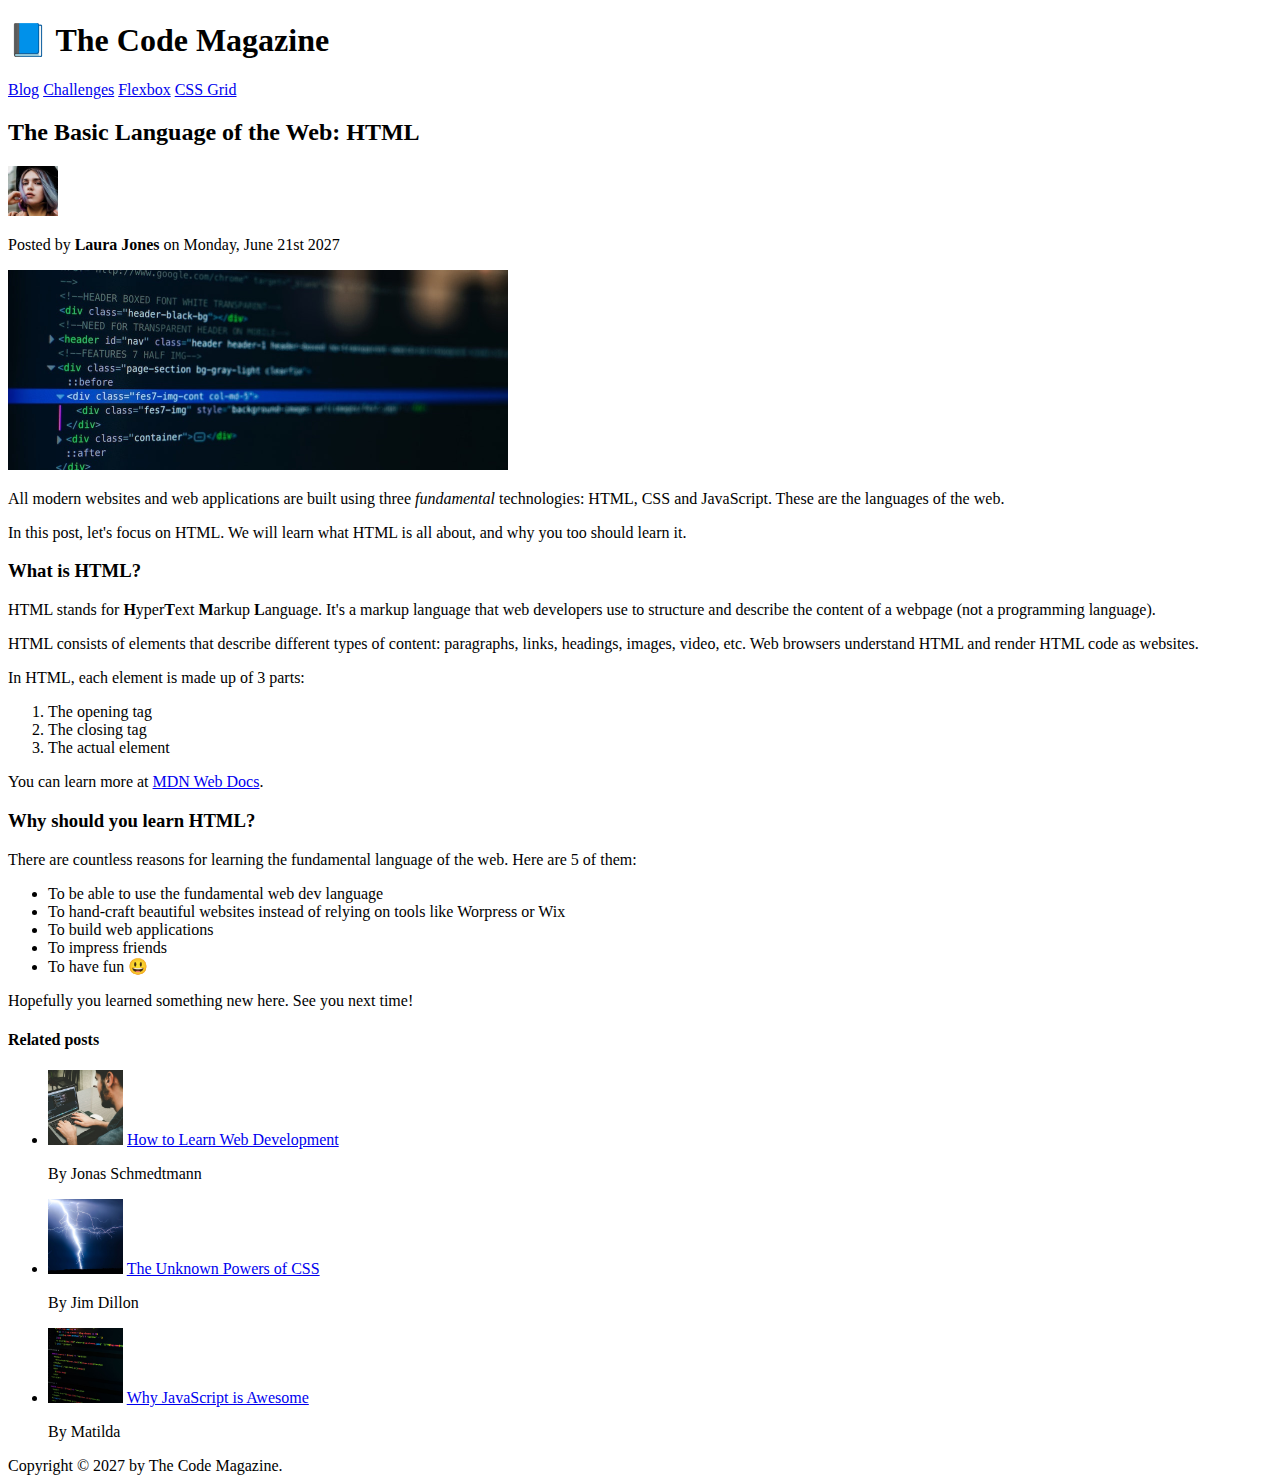
<file: starter/03-CSS-Fundamentals/index.html>
<!DOCTYPE html>
<html lang="en">
  <head>
    <meta charset="UTF-8" />
    <title>The Basic Language of the Web: HTML</title>
  </head>

  <body>
    <!--
    <h1>The Basic Language of the Web: HTML</h1>
    <h2>The Basic Language of the Web: HTML</h2>
    <h3>The Basic Language of the Web: HTML</h3>
    <h4>The Basic Language of the Web: HTML</h4>
    <h5>The Basic Language of the Web: HTML</h5>
    <h6>The Basic Language of the Web: HTML</h6>
    -->

    <header>
      <h1>📘 The Code Magazine</h1>

      <nav>
        <a href="blog.html">Blog</a>
        <a href="#">Challenges</a>
        <a href="#">Flexbox</a>
        <a href="#">CSS Grid</a>
      </nav>
    </header>

    <article>
      <header>
        <h2>The Basic Language of the Web: HTML</h2>

        <img
          src="img/laura-jones.jpg"
          alt="Headshot of Laura Jones"
          height="50"
          width="50"
        />

        <p>Posted by <strong>Laura Jones</strong> on Monday, June 21st 2027</p>

        <img
          src="img/post-img.jpg"
          alt="HTML code on a screen"
          width="500"
          height="200"
        />
      </header>

      <p>
        All modern websites and web applications are built using three
        <em>fundamental</em>
        technologies: HTML, CSS and JavaScript. These are the languages of the
        web.
      </p>

      <p>
        In this post, let's focus on HTML. We will learn what HTML is all about,
        and why you too should learn it.
      </p>

      <h3>What is HTML?</h3>
      <p>
        HTML stands for <strong>H</strong>yper<strong>T</strong>ext
        <strong>M</strong>arkup <strong>L</strong>anguage. It's a markup
        language that web developers use to structure and describe the content
        of a webpage (not a programming language).
      </p>
      <p>
        HTML consists of elements that describe different types of content:
        paragraphs, links, headings, images, video, etc. Web browsers understand
        HTML and render HTML code as websites.
      </p>
      <p>In HTML, each element is made up of 3 parts:</p>

      <ol>
        <li>The opening tag</li>
        <li>The closing tag</li>
        <li>The actual element</li>
      </ol>

      <p>
        You can learn more at
        <a
          href="https://developer.mozilla.org/en-US/docs/Web/HTML"
          target="_blank"
          >MDN Web Docs</a
        >.
      </p>

      <h3>Why should you learn HTML?</h3>

      <p>
        There are countless reasons for learning the fundamental language of the
        web. Here are 5 of them:
      </p>

      <ul>
        <li>To be able to use the fundamental web dev language</li>
        <li>
          To hand-craft beautiful websites instead of relying on tools like
          Worpress or Wix
        </li>
        <li>To build web applications</li>
        <li>To impress friends</li>
        <li>To have fun 😃</li>
      </ul>

      <p>Hopefully you learned something new here. See you next time!</p>
    </article>

    <aside>
      <h4>Related posts</h4>

      <ul>
        <li>
          <img
            src="img/related-1.jpg"
            alt="Person programming"
            width="75"
            width="75"
          />
          <a href="#">How to Learn Web Development</a>
          <p>By Jonas Schmedtmann</p>
        </li>
        <li>
          <img src="img/related-2.jpg" alt="Lightning" width="75" heigth="75" />
          <a href="#">The Unknown Powers of CSS</a>
          <p>By Jim Dillon</p>
        </li>
        <li>
          <img
            src="img/related-3.jpg"
            alt="JavaScript code on a screen"
            width="75"
            height="75"
          />
          <a href="#">Why JavaScript is Awesome</a>
          <p>By Matilda</p>
        </li>
      </ul>
    </aside>

    <footer>Copyright &copy; 2027 by The Code Magazine.</footer>
  </body>
</html>
</file>
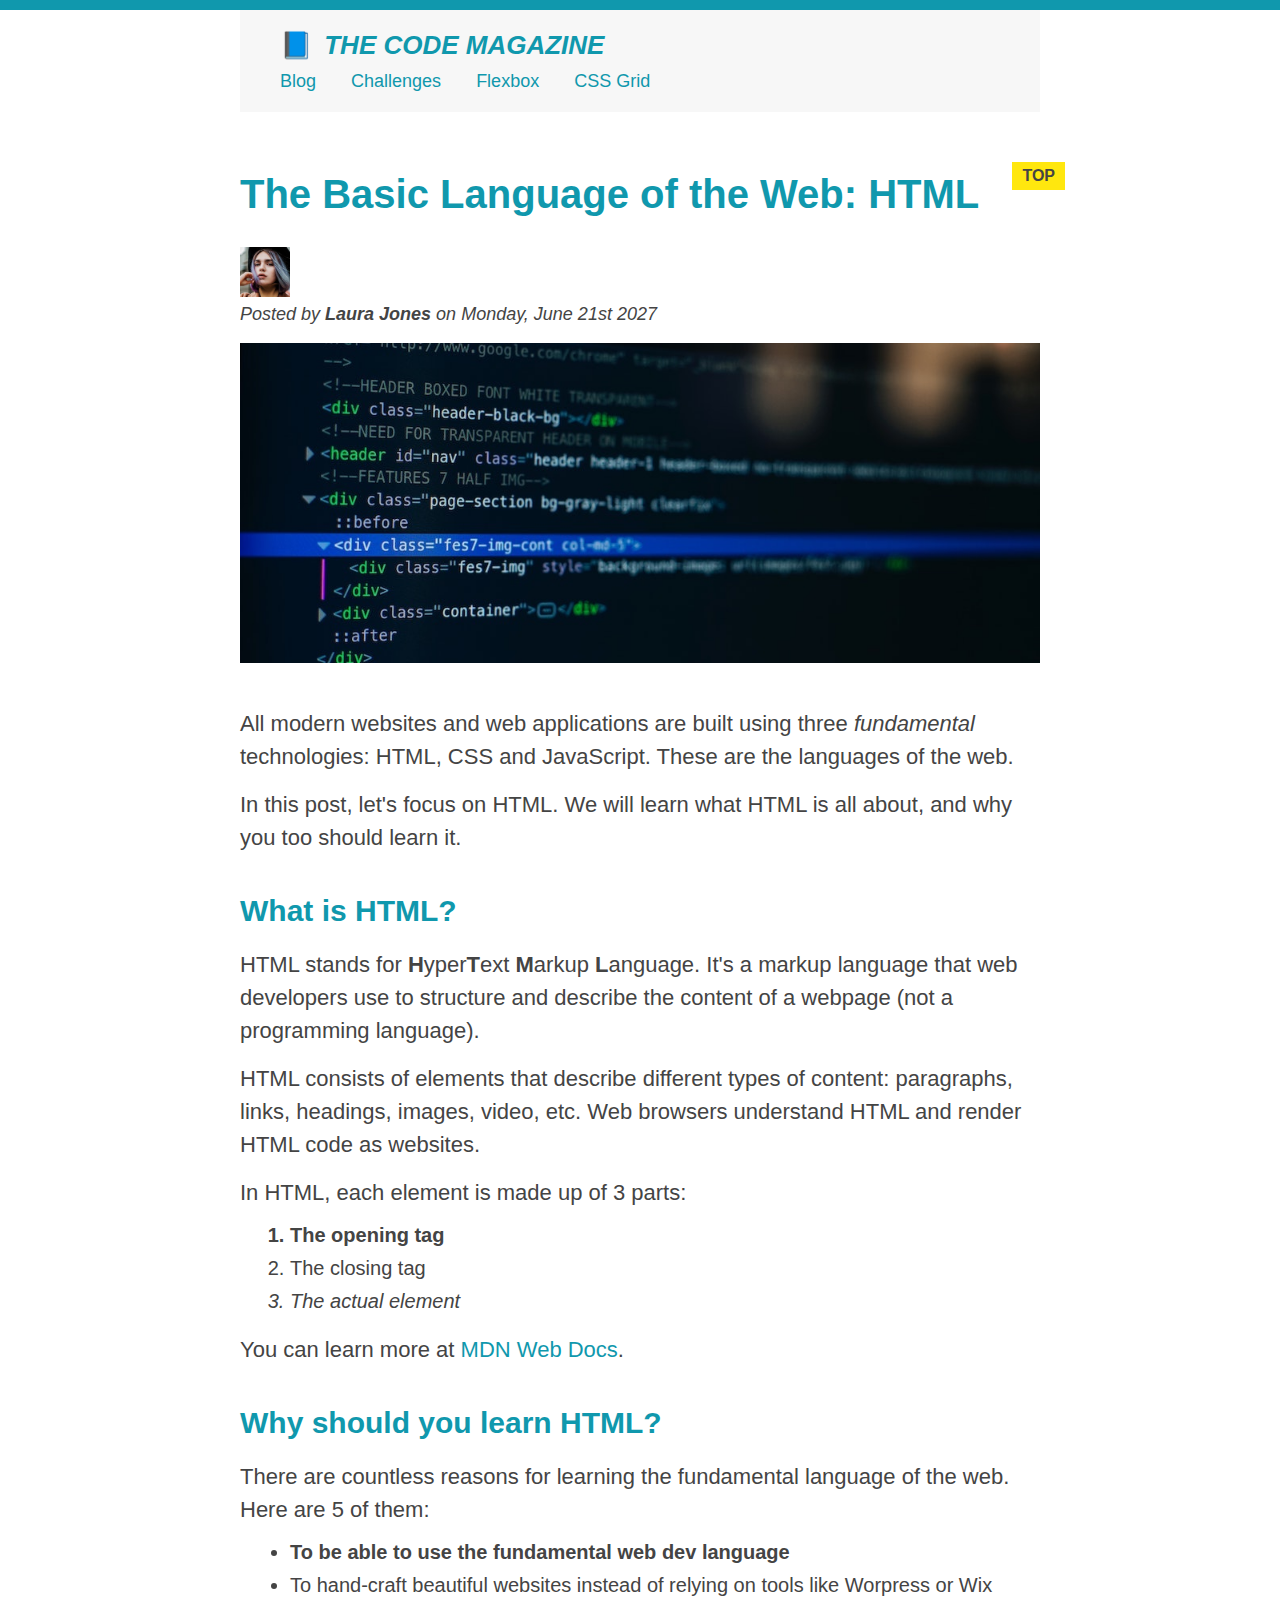
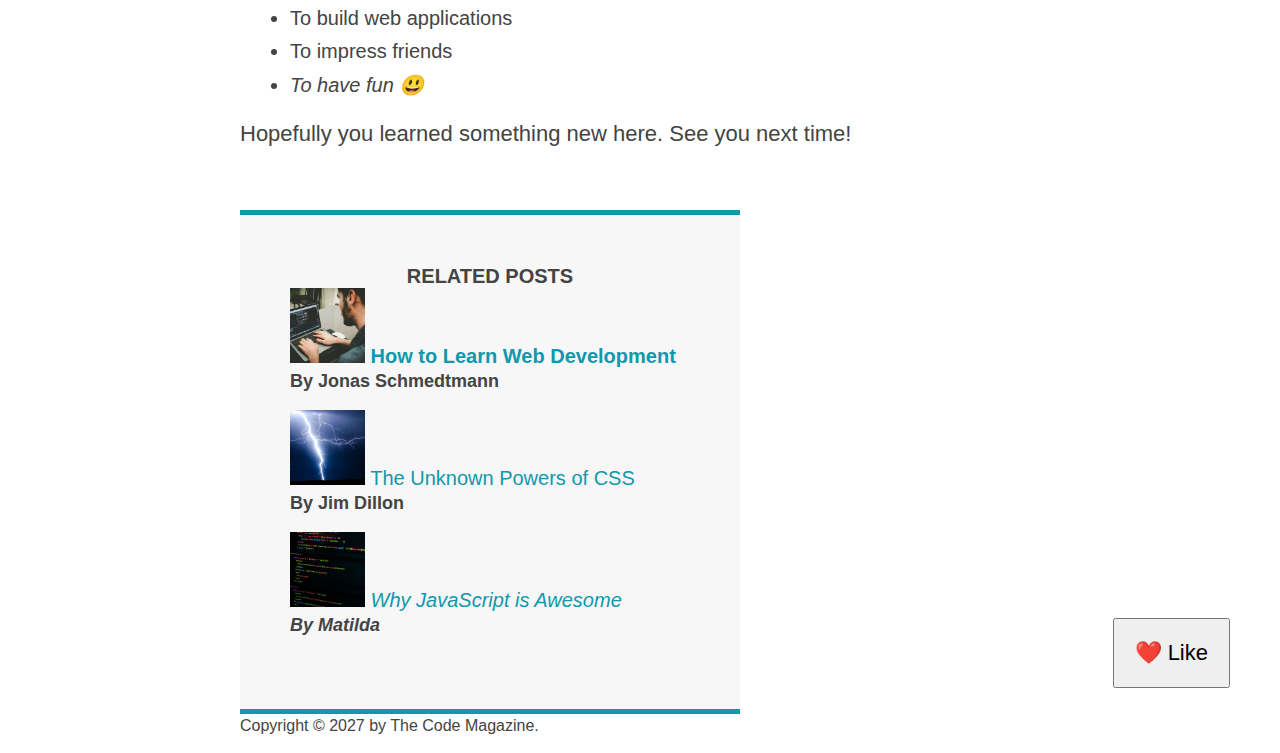
<file: starter/04-CSS-Layouts/index.html>
<!DOCTYPE html>
<html lang="en">
  <head>
    <meta charset="UTF-8" />
    <link href="style.css" rel="stylesheet" />

    <title>The Basic Language of the Web: HTML</title>
  </head>

  <body>
    <!--
    <h1>The Basic Language of the Web: HTML</h1>
    <h2>The Basic Language of the Web: HTML</h2>
    <h3>The Basic Language of the Web: HTML</h3>
    <h4>The Basic Language of the Web: HTML</h4>
    <h5>The Basic Language of the Web: HTML</h5>
    <h6>The Basic Language of the Web: HTML</h6>
    -->

    <div class="container">
      <header class="main-header">
        <h1>📘 The Code Magazine</h1>

        <nav>
          <!-- <strong>This is the navigation</strong> -->
          <a href="blog.html">Blog</a>
          <a href="#">Challenges</a>
          <a href="#">Flexbox</a>
          <a href="#">CSS Grid</a>
        </nav>
      </header>

      <article>
        <header class="post-header">
          <h2>The Basic Language of the Web: HTML</h2>

          <img
            src="img/laura-jones.jpg"
            alt="Headshot of Laura Jones"
            height="50"
            width="50"
          />

          <p id="author">
            Posted by <strong>Laura Jones</strong> on Monday, June 21st 2027
          </p>

          <img
            src="img/post-img.jpg"
            alt="HTML code on a screen"
            width="500"
            height="200"
            class="post-img"
          />
          <button>❤️ Like</button>
        </header>

        <p>
          All modern websites and web applications are built using three
          <em>fundamental</em>
          technologies: HTML, CSS and JavaScript. These are the languages of the
          web.
        </p>

        <p>
          In this post, let's focus on HTML. We will learn what HTML is all
          about, and why you too should learn it.
        </p>

        <h3>What is HTML?</h3>
        <p>
          HTML stands for <strong>H</strong>yper<strong>T</strong>ext
          <strong>M</strong>arkup <strong>L</strong>anguage. It's a markup
          language that web developers use to structure and describe the content
          of a webpage (not a programming language).
        </p>
        <p>
          HTML consists of elements that describe different types of content:
          paragraphs, links, headings, images, video, etc. Web browsers
          understand HTML and render HTML code as websites.
        </p>
        <p>In HTML, each element is made up of 3 parts:</p>

        <ol>
          <li class="first-li">The opening tag</li>
          <li>The closing tag</li>
          <li>The actual element</li>
        </ol>

        <p>
          You can learn more at
          <a
            href="https://developer.mozilla.org/en-US/docs/Web/HTML"
            target="_blank"
            >MDN Web Docs</a
          >.
        </p>

        <h3>Why should you learn HTML?</h3>

        <p>
          There are countless reasons for learning the fundamental language of
          the web. Here are 5 of them:
        </p>

        <ul>
          <li class="first-li">
            To be able to use the fundamental web dev language
          </li>
          <li>
            To hand-craft beautiful websites instead of relying on tools like
            Worpress or Wix
          </li>
          <li>To build web applications</li>
          <li>To impress friends</li>
          <li>To have fun 😃</li>
        </ul>

        <p>Hopefully you learned something new here. See you next time!</p>
      </article>

      <aside>
        <h4>Related posts</h4>

        <ul class="related">
          <li>
            <img
              src="img/related-1.jpg"
              alt="Person programming"
              width="75"
              height="75"
            />
            <a href="#">How to Learn Web Development</a>
            <p class="related-author">By Jonas Schmedtmann</p>
          </li>
          <li>
            <img
              src="img/related-2.jpg"
              alt="Lightning"
              width="75"
              height="75"
            />
            <a href="#">The Unknown Powers of CSS</a>
            <p class="related-author">By Jim Dillon</p>
          </li>
          <li>
            <img
              src="img/related-3.jpg"
              alt="JavaScript code on a screen"
              width="75"
              height="75"
            />
            <a href="#">Why JavaScript is Awesome</a>
            <p class="related-author">By Matilda</p>
          </li>
        </ul>
      </aside>

      <footer>
        <p id="copyright" class="copyright text">
          Copyright &copy; 2027 by The Code Magazine.
        </p>
      </footer>
    </div>
  </body>
</html>
</file>
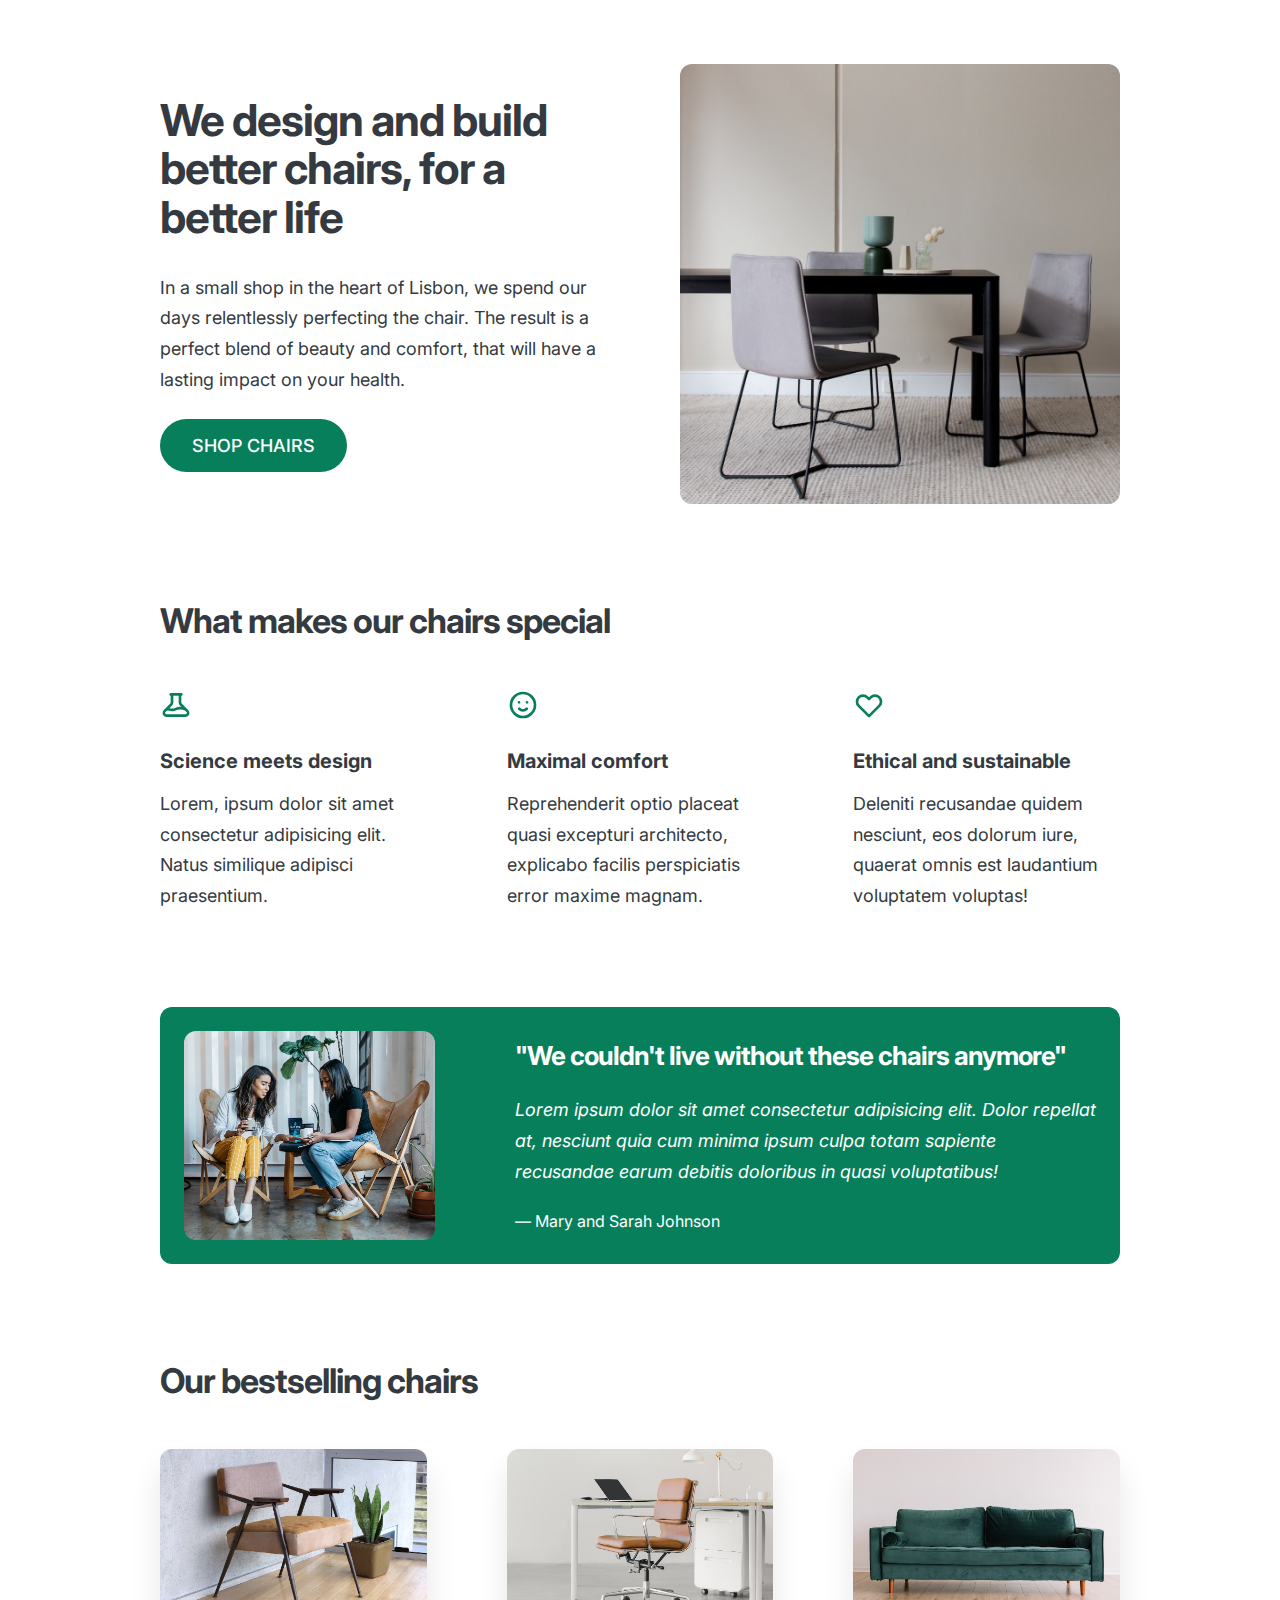
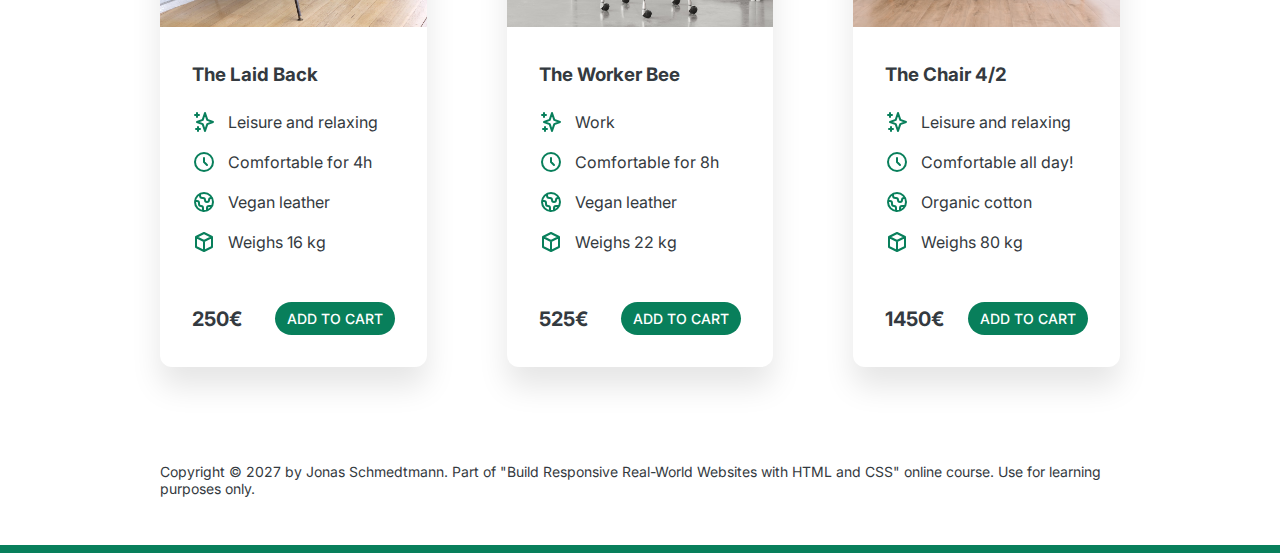
<file: starter/05-Design/index.html>
<!DOCTYPE html>
<html lang="en">
  <head>
    <meta charset="UTF-8" />
    <meta http-equiv="X-UA-Compatible" content="IE=edge" />
    <meta name="viewport" content="width=device-width, initial-scale=1.0" />
    <link rel="preconnect" href="https://fonts.googleapis.com" />
    <link rel="preconnect" href="https://fonts.gstatic.com" crossorigin />
    <link
      href="https://fonts.googleapis.com/css2?family=Inter:wght@400;600;800&display=swap"
      rel="stylesheet"
    />

    <link rel="stylesheet" href="style.css" />
    <title>Lisbon Chair Shop</title>
  </head>
  <body>
    <div class="container">
      <header>
        <div class="header-text-box">
          <h1>We design and build better chairs, for a better life</h1>
          <p class="header-text">
            In a small shop in the heart of Lisbon, we spend our days
            relentlessly perfecting the chair. The result is a perfect blend of
            beauty and comfort, that will have a lasting impact on your health.
          </p>
          <a class="btn btn--big" href="#">Shop chairs</a>
        </div>
        <img src="hero.jpg" alt="Photo" />
      </header>

      <section>
        <h2>What makes our chairs special</h2>
        <div class="grid-3-cols">
          <div>
            <svg
              xmlns="http://www.w3.org/2000/svg"
              class="features-icon"
              fill="none"
              viewBox="0 0 24 24"
              stroke="currentColor"
            >
              <path
                stroke-linecap="round"
                stroke-linejoin="round"
                stroke-width="2"
                d="M19.428 15.428a2 2 0 00-1.022-.547l-2.387-.477a6 6 0 00-3.86.517l-.318.158a6 6 0 01-3.86.517L6.05 15.21a2 2 0 00-1.806.547M8 4h8l-1 1v5.172a2 2 0 00.586 1.414l5 5c1.26 1.26.367 3.414-1.415 3.414H4.828c-1.782 0-2.674-2.154-1.414-3.414l5-5A2 2 0 009 10.172V5L8 4z"
              />
            </svg>
            <p class="features-title"><strong>Science meets design</strong></p>
            <p class="features-text">
              Lorem, ipsum dolor sit amet consectetur adipisicing elit. Natus
              similique adipisci praesentium.
            </p>
          </div>

          <div>
            <svg
              xmlns="http://www.w3.org/2000/svg"
              class="features-icon"
              fill="none"
              viewBox="0 0 24 24"
              stroke="currentColor"
            >
              <path
                stroke-linecap="round"
                stroke-linejoin="round"
                stroke-width="2"
                d="M14.828 14.828a4 4 0 01-5.656 0M9 10h.01M15 10h.01M21 12a9 9 0 11-18 0 9 9 0 0118 0z"
              />
            </svg>
            <p class="features-title">
              <strong>Maximal comfort</strong>
            </p>
            <p class="features-text">
              Reprehenderit optio placeat quasi excepturi architecto, explicabo
              facilis perspiciatis error maxime magnam.
            </p>
          </div>

          <div>
            <svg
              xmlns="http://www.w3.org/2000/svg"
              class="features-icon"
              fill="none"
              viewBox="0 0 24 24"
              stroke="currentColor"
            >
              <path
                stroke-linecap="round"
                stroke-linejoin="round"
                stroke-width="2"
                d="M4.318 6.318a4.5 4.5 0 000 6.364L12 20.364l7.682-7.682a4.5 4.5 0 00-6.364-6.364L12 7.636l-1.318-1.318a4.5 4.5 0 00-6.364 0z"
              />
            </svg>
            <p class="features-title">
              <strong>Ethical and sustainable</strong>
            </p>
            <p class="features-text">
              Deleniti recusandae quidem nesciunt, eos dolorum iure, quaerat
              omnis est laudantium voluptatem voluptas!
            </p>
          </div>
        </div>
      </section>

      <section class="testimonial-section">
        <div class="grid-3-cols">
          <img src="customers.jpg" alt="People sitting on chairs" />
          <div class="testimonial-box">
            <h2>"We couldn't live without these chairs anymore"</h2>
            <blockquote class="testimonial-text">
              Lorem ipsum dolor sit amet consectetur adipisicing elit. Dolor
              repellat at, nesciunt quia cum minima ipsum culpa totam sapiente
              recusandae earum debitis doloribus in quasi voluptatibus!
            </blockquote>
            <p class="testimonial-author">&mdash; Mary and Sarah Johnson</p>
          </div>
        </div>
      </section>

      <section>
        <h2>Our bestselling chairs</h2>
        <div class="grid-3-cols">
          <figure class="chair">
            <img src="chair-1.jpg" alt="Chair" />
            <div class="chair-box">
              <h3>The Laid Back</h3>
              <ul class="chair-details">
                <li>
                  <svg
                    xmlns="http://www.w3.org/2000/svg"
                    class="chair-icon"
                    fill="none"
                    viewBox="0 0 24 24"
                    stroke="currentColor"
                  >
                    <path
                      stroke-linecap="round"
                      stroke-linejoin="round"
                      stroke-width="2"
                      d="M5 3v4M3 5h4M6 17v4m-2-2h4m5-16l2.286 6.857L21 12l-5.714 2.143L13 21l-2.286-6.857L5 12l5.714-2.143L13 3z"
                    />
                  </svg>
                  <!-- Span is a generic INLINE text element, it doesn't have any meaning. It's like a div element, but inline -->
                  <span>Leisure and relaxing</span>
                </li>
                <li>
                  <svg
                    xmlns="http://www.w3.org/2000/svg"
                    class="chair-icon"
                    fill="none"
                    viewBox="0 0 24 24"
                    stroke="currentColor"
                  >
                    <path
                      stroke-linecap="round"
                      stroke-linejoin="round"
                      stroke-width="2"
                      d="M12 8v4l3 3m6-3a9 9 0 11-18 0 9 9 0 0118 0z"
                    />
                  </svg>
                  <span>Comfortable for 4h</span>
                </li>
                <li>
                  <svg
                    xmlns="http://www.w3.org/2000/svg"
                    class="chair-icon"
                    fill="none"
                    viewBox="0 0 24 24"
                    stroke="currentColor"
                  >
                    <path
                      stroke-linecap="round"
                      stroke-linejoin="round"
                      stroke-width="2"
                      d="M3.055 11H5a2 2 0 012 2v1a2 2 0 002 2 2 2 0 012 2v2.945M8 3.935V5.5A2.5 2.5 0 0010.5 8h.5a2 2 0 012 2 2 2 0 104 0 2 2 0 012-2h1.064M15 20.488V18a2 2 0 012-2h3.064M21 12a9 9 0 11-18 0 9 9 0 0118 0z"
                    />
                  </svg>
                  <span>Vegan leather</span>
                </li>
                <li>
                  <svg
                    xmlns="http://www.w3.org/2000/svg"
                    class="chair-icon"
                    fill="none"
                    viewBox="0 0 24 24"
                    stroke="currentColor"
                  >
                    <path
                      stroke-linecap="round"
                      stroke-linejoin="round"
                      stroke-width="2"
                      d="M20 7l-8-4-8 4m16 0l-8 4m8-4v10l-8 4m0-10L4 7m8 4v10M4 7v10l8 4"
                    />
                  </svg>
                  <span>Weighs 16 kg</span>
                </li>
              </ul>
              <div class="chair-price">
                <strong>250€</strong>
                <a href="#" class="btn btn--small">Add to cart</a>
              </div>
            </div>
          </figure>

          <figure class="chair">
            <img src="chair-2.jpg" alt="Chair" />
            <div class="chair-box">
              <h3>The Worker Bee</h3>
              <ul class="chair-details">
                <li>
                  <svg
                    xmlns="http://www.w3.org/2000/svg"
                    class="chair-icon"
                    fill="none"
                    viewBox="0 0 24 24"
                    stroke="currentColor"
                  >
                    <path
                      stroke-linecap="round"
                      stroke-linejoin="round"
                      stroke-width="2"
                      d="M5 3v4M3 5h4M6 17v4m-2-2h4m5-16l2.286 6.857L21 12l-5.714 2.143L13 21l-2.286-6.857L5 12l5.714-2.143L13 3z"
                    />
                  </svg>
                  <span>Work</span>
                </li>
                <li>
                  <svg
                    xmlns="http://www.w3.org/2000/svg"
                    class="chair-icon"
                    fill="none"
                    viewBox="0 0 24 24"
                    stroke="currentColor"
                  >
                    <path
                      stroke-linecap="round"
                      stroke-linejoin="round"
                      stroke-width="2"
                      d="M12 8v4l3 3m6-3a9 9 0 11-18 0 9 9 0 0118 0z"
                    />
                  </svg>
                  <span>Comfortable for 8h</span>
                </li>
                <li>
                  <svg
                    xmlns="http://www.w3.org/2000/svg"
                    class="chair-icon"
                    fill="none"
                    viewBox="0 0 24 24"
                    stroke="currentColor"
                  >
                    <path
                      stroke-linecap="round"
                      stroke-linejoin="round"
                      stroke-width="2"
                      d="M3.055 11H5a2 2 0 012 2v1a2 2 0 002 2 2 2 0 012 2v2.945M8 3.935V5.5A2.5 2.5 0 0010.5 8h.5a2 2 0 012 2 2 2 0 104 0 2 2 0 012-2h1.064M15 20.488V18a2 2 0 012-2h3.064M21 12a9 9 0 11-18 0 9 9 0 0118 0z"
                    />
                  </svg>
                  <span>Vegan leather</span>
                </li>
                <li>
                  <svg
                    xmlns="http://www.w3.org/2000/svg"
                    class="chair-icon"
                    fill="none"
                    viewBox="0 0 24 24"
                    stroke="currentColor"
                  >
                    <path
                      stroke-linecap="round"
                      stroke-linejoin="round"
                      stroke-width="2"
                      d="M20 7l-8-4-8 4m16 0l-8 4m8-4v10l-8 4m0-10L4 7m8 4v10M4 7v10l8 4"
                    />
                  </svg>
                  <span>Weighs 22 kg</span>
                </li>
              </ul>
              <div class="chair-price">
                <strong>525€</strong>
                <a href="#" class="btn btn--small">Add to cart</a>
              </div>
            </div>
          </figure>

          <figure class="chair">
            <img src="chair-3.jpg" alt="Chair" />
            <div class="chair-box">
              <h3>The Chair 4/2</h3>
              <ul class="chair-details">
                <li>
                  <svg
                    xmlns="http://www.w3.org/2000/svg"
                    class="chair-icon"
                    fill="none"
                    viewBox="0 0 24 24"
                    stroke="currentColor"
                  >
                    <path
                      stroke-linecap="round"
                      stroke-linejoin="round"
                      stroke-width="2"
                      d="M5 3v4M3 5h4M6 17v4m-2-2h4m5-16l2.286 6.857L21 12l-5.714 2.143L13 21l-2.286-6.857L5 12l5.714-2.143L13 3z"
                    />
                  </svg>
                  <span>Leisure and relaxing</span>
                </li>
                <li>
                  <svg
                    xmlns="http://www.w3.org/2000/svg"
                    class="chair-icon"
                    fill="none"
                    viewBox="0 0 24 24"
                    stroke="currentColor"
                  >
                    <path
                      stroke-linecap="round"
                      stroke-linejoin="round"
                      stroke-width="2"
                      d="M12 8v4l3 3m6-3a9 9 0 11-18 0 9 9 0 0118 0z"
                    />
                  </svg>
                  <span>Comfortable all day!</span>
                </li>
                <li>
                  <svg
                    xmlns="http://www.w3.org/2000/svg"
                    class="chair-icon"
                    fill="none"
                    viewBox="0 0 24 24"
                    stroke="currentColor"
                  >
                    <path
                      stroke-linecap="round"
                      stroke-linejoin="round"
                      stroke-width="2"
                      d="M3.055 11H5a2 2 0 012 2v1a2 2 0 002 2 2 2 0 012 2v2.945M8 3.935V5.5A2.5 2.5 0 0010.5 8h.5a2 2 0 012 2 2 2 0 104 0 2 2 0 012-2h1.064M15 20.488V18a2 2 0 012-2h3.064M21 12a9 9 0 11-18 0 9 9 0 0118 0z"
                    />
                  </svg>
                  <span>Organic cotton</span>
                </li>
                <li>
                  <svg
                    xmlns="http://www.w3.org/2000/svg"
                    class="chair-icon"
                    fill="none"
                    viewBox="0 0 24 24"
                    stroke="currentColor"
                  >
                    <path
                      stroke-linecap="round"
                      stroke-linejoin="round"
                      stroke-width="2"
                      d="M20 7l-8-4-8 4m16 0l-8 4m8-4v10l-8 4m0-10L4 7m8 4v10M4 7v10l8 4"
                    />
                  </svg>
                  <span>Weighs 80 kg</span>
                </li>
              </ul>
              <div class="chair-price">
                <strong>1450€</strong>
                <a href="#" class="btn btn--small">Add to cart</a>
              </div>
            </div>
          </figure>
        </div>
      </section>

      <footer>
        Copyright &copy; 2027 by Jonas Schmedtmann. Part of "Build Responsive
        Real-World Websites with HTML and CSS" online course. Use for learning
        purposes only.
      </footer>
    </div>
  </body>
</html>
</file>
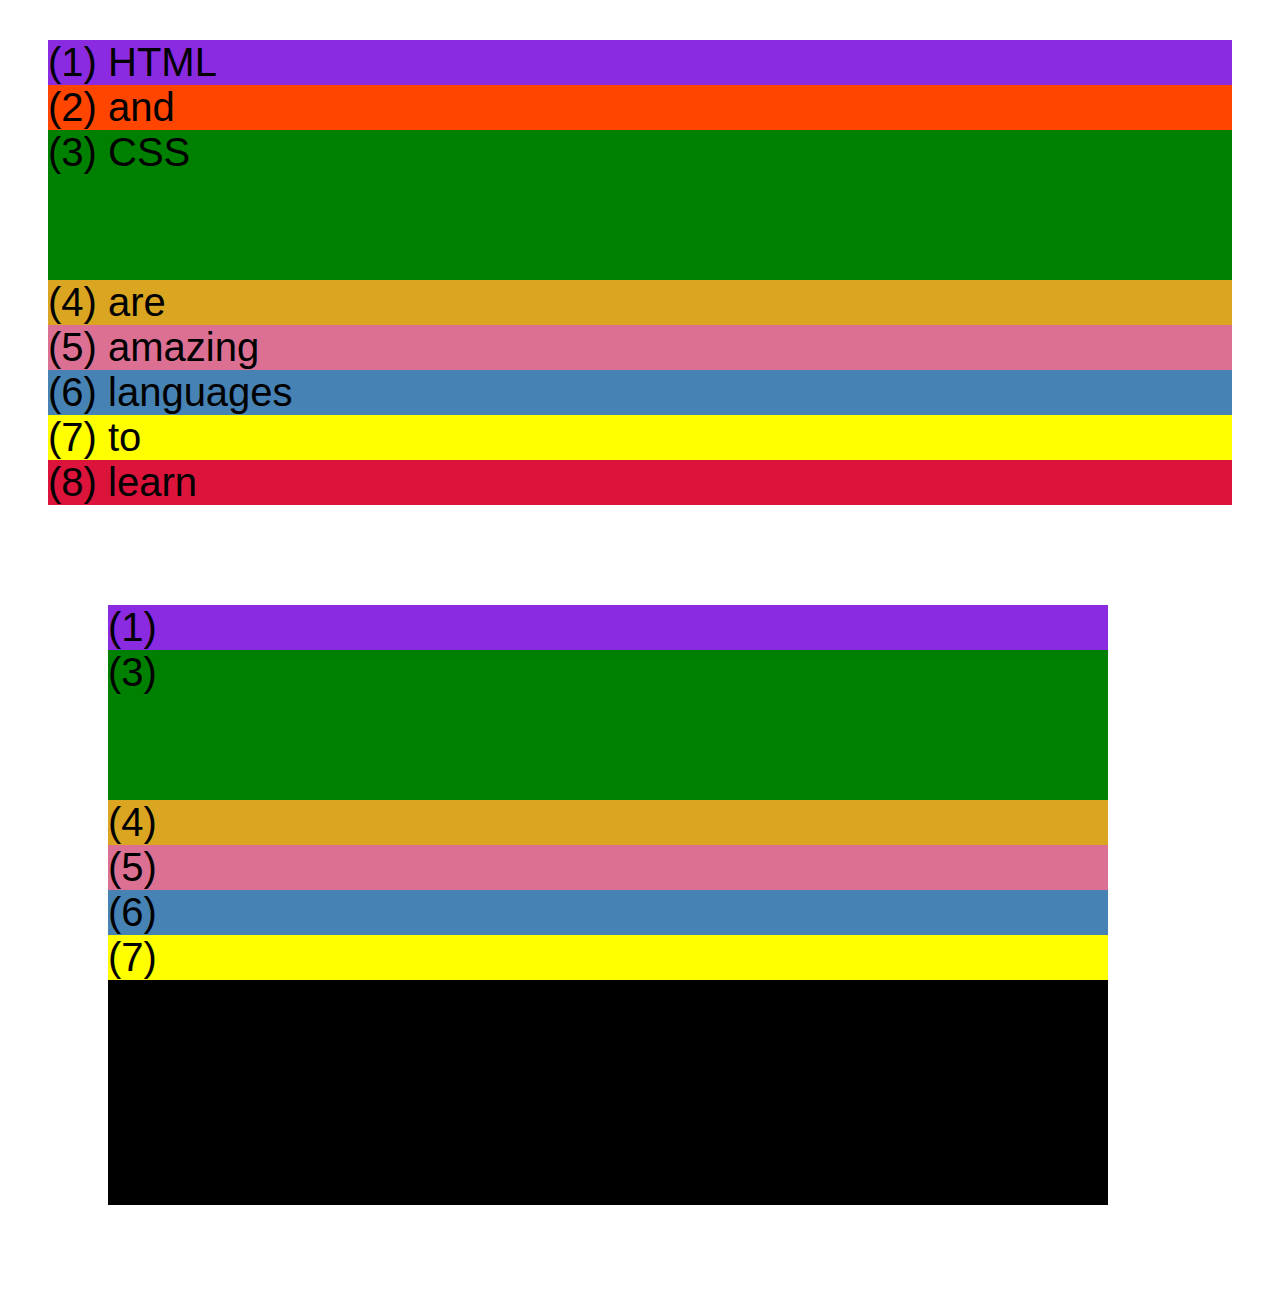
<file: starter/04-CSS-Layouts/css-grid.html>
<!DOCTYPE html>
<html lang="en">
  <head>
    <meta charset="UTF-8" />
    <meta http-equiv="X-UA-Compatible" content="IE=edge" />
    <meta name="viewport" content="width=device-width, initial-scale=1.0" />
    <title>CSS Grid</title>
    <style>
      .el--1 {
        background-color: blueviolet;
      }
      .el--2 {
        background-color: orangered;
      }
      .el--3 {
        background-color: green;
        height: 150px;
      }
      .el--4 {
        background-color: goldenrod;
      }
      .el--5 {
        background-color: palevioletred;
      }
      .el--6 {
        background-color: steelblue;
      }
      .el--7 {
        background-color: yellow;
      }
      .el--8 {
        background-color: crimson;
      }

      .container--1 {
        /* STARTER */
        font-family: sans-serif;
        background-color: #ddd;
        font-size: 40px;
        margin: 40px;

        /* CSS GRID */
      }

      .container--2 {
        /* STARTER */
        font-family: sans-serif;
        background-color: black;
        font-size: 40px;
        margin: 100px;

        width: 1000px;
        height: 600px;

        /* CSS GRID */
      }
    </style>
  </head>
  <body>
    <div class="container--1">
      <div class="el el--1">(1) HTML</div>
      <div class="el el--2">(2) and</div>
      <div class="el el--3">(3) CSS</div>
      <div class="el el--4">(4) are</div>
      <div class="el el--5">(5) amazing</div>
      <div class="el el--6">(6) languages</div>
      <div class="el el--7">(7) to</div>
      <div class="el el--8">(8) learn</div>
    </div>

    <div class="container--2">
      <div class="el el--1">(1)</div>
      <div class="el el--3">(3)</div>
      <div class="el el--4">(4)</div>
      <div class="el el--5">(5)</div>
      <div class="el el--6">(6)</div>
      <div class="el el--7">(7)</div>
    </div>
  </body>
</html>
</file>
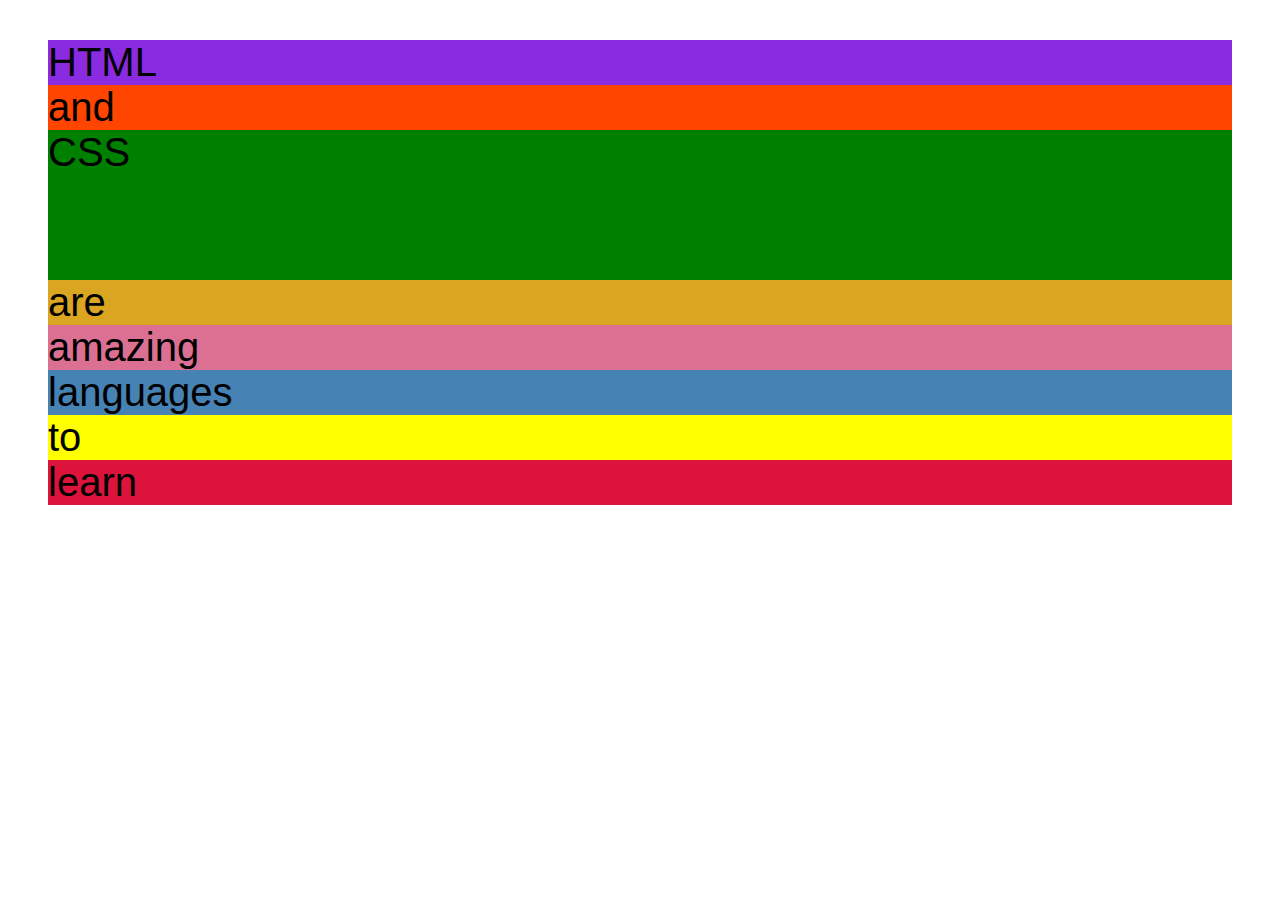
<file: starter/04-CSS-Layouts/flexbox.html>
<!DOCTYPE html>
<html lang="en">
  <head>
    <meta charset="UTF-8" />
    <meta http-equiv="X-UA-Compatible" content="IE=edge" />
    <meta name="viewport" content="width=device-width, initial-scale=1.0" />
    <title>Flexbox</title>
    <style>
      .el--1 {
        background-color: blueviolet;
      }
      .el--2 {
        background-color: orangered;
      }
      .el--3 {
        background-color: green;
        height: 150px;
      }
      .el--4 {
        background-color: goldenrod;
      }
      .el--5 {
        background-color: palevioletred;
      }
      .el--6 {
        background-color: steelblue;
      }
      .el--7 {
        background-color: yellow;
      }
      .el--8 {
        background-color: crimson;
      }

      .container {
        /* STARTER */
        font-family: sans-serif;
        background-color: #ddd;
        font-size: 40px;
        margin: 40px;

        /* FLEXBOX */
      }
    </style>
  </head>
  <body>
    <div class="container">
      <div class="el el--1">HTML</div>
      <div class="el el--2">and</div>
      <div class="el el--3">CSS</div>
      <div class="el el--4">are</div>
      <div class="el el--5">amazing</div>
      <div class="el el--6">languages</div>
      <div class="el el--7">to</div>
      <div class="el el--8">learn</div>
    </div>
  </body>
</html>
</file>
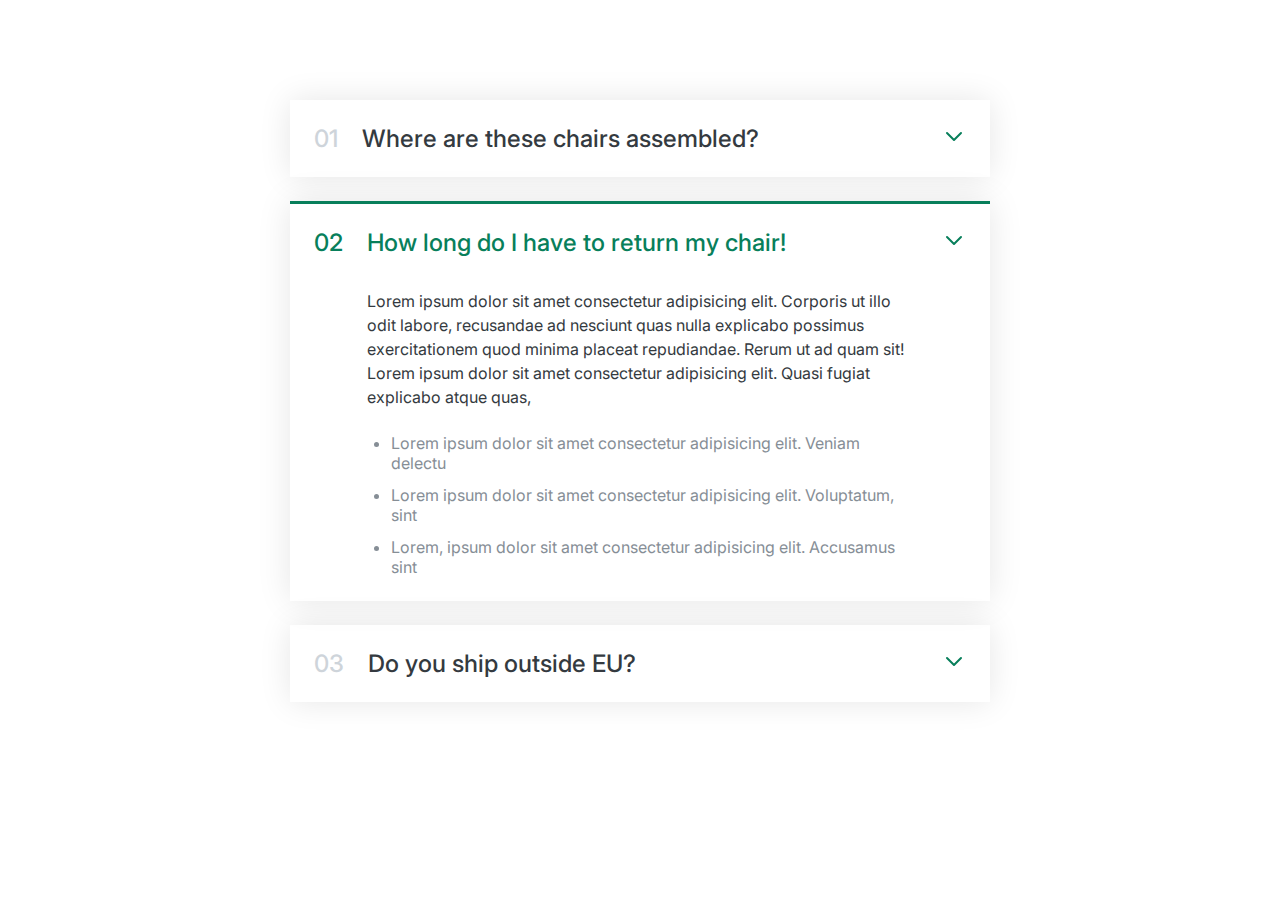
<file: starter/06-Components/01-accordian.html>
<!DOCTYPE html>
<html lang="en">
  <head>
    <meta charset="UTF-8" />
    <meta http-equiv="X-UA-Compatible" content="IE=edge" />
    <meta name="viewport" content="width=device-width, initial-scale=1.0" />
    <link
      href="https://fonts.googleapis.com/css2?family=Inter:wght@400;500;700&display=swap"
      rel="stylesheet"
    />
    <title>Accordian Component</title>
    <style>
      /*
            SPACING SYSTEM (px)
            2 / 4 / 8 / 12 / 16 / 24 / 32 / 48 / 64 / 80 / 96 / 128
            FONT SIZE SYSTEM (px)
            10 / 12 / 14 / 16 / 18 / 20 / 24 / 30 / 36 / 44 / 52 / 62 / 74 / 86 / 98
        */

      /* 
            MAIN COLOR: #087f5b     
            GREY COLOR: #343a40
        */

      * {
        margin: 0;
        padding: 0;
        box-sizing: border-box;
      }

      body {
        font-family: "Inter", sans-serif;
        color: #343a40;
      }
      .accordian {
        margin: 100px auto;
        width: 700px;
        display: flex;
        flex-direction: column;
        gap: 24px;
      }
      .icon {
        width: 24px;
        height: 24px;
        stroke: #087f5b;
        display: inline-block;
      }

      .number,
      .text {
        font-size: 24px;
        font-weight: 500;
        /* color: #087f5b; */
        display: inline-block;
      }
      .number {
        color: #ced4da;
      }
      .Hidden-box {
        grid-column: 2/3;
        display: none;
      }
      .Hidden-box p {
        line-height: 1.5;
        margin-bottom: 24px;
      }
      .Hidden-box ul {
        color: #868e96;
        margin-left: 24px;
        display: flex;
        flex-direction: column;
        gap: 12px;
      }
      .item {
        box-shadow: 0 0 32px rgba(0, 0, 0, 0.1);
        padding: 24px;
        display: grid;
        grid-template-columns: auto 1fr auto;
        column-gap: 24px;
        row-gap: 32px;
      }
      .open {
        border-top: 3px solid #087f5b;
      }
      .open .Hidden-box {
        display: block;
      }
      .open .number {
        color: #087f5b;
      }
      .open .text {
        color: #087f5b;
      }
    </style>
  </head>
  <body>
    <div class="accordian">
      <div class="item">
        <p class="number">01</p>
        <p class="text">Where are these chairs assembled?</p>
        <svg
          xmlns="http://www.w3.org/2000/svg"
          class="icon"
          fill="none"
          viewBox="0 0 24 24"
          stroke="currentColor"
        >
          <path
            stroke-linecap="round"
            stroke-linejoin="round"
            stroke-width="2"
            d="M19 9l-7 7-7-7"
          />
        </svg>
        <div class="Hidden-box">
          <p>
            Lorem ipsum dolor sit amet consectetur adipisicing elit. Corporis ut
            illo odit labore, recusandae ad nesciunt quas nulla explicabo
            possimus exercitationem quod minima placeat repudiandae. Rerum ut ad
            quam sit! Lorem ipsum dolor sit amet consectetur adipisicing elit.
            Quasi fugiat explicabo atque quas,
          </p>
          <ul>
            <li>
              Lorem ipsum dolor sit amet consectetur adipisicing elit. Veniam
              delectu
            </li>
            <li>
              Lorem ipsum dolor sit amet consectetur adipisicing elit.
              Voluptatum, sint
            </li>
            <li>
              Lorem, ipsum dolor sit amet consectetur adipisicing elit.
              Accusamus sint
            </li>
          </ul>
        </div>
      </div>
      <div class="item open">
        <p class="number">02</p>
        <p class="text">How long do I have to return my chair!</p>
        <svg
          xmlns="http://www.w3.org/2000/svg"
          class="icon"
          fill="none"
          viewBox="0 0 24 24"
          stroke="currentColor"
        >
          <path
            stroke-linecap="round"
            stroke-linejoin="round"
            stroke-width="2"
            d="M19 9l-7 7-7-7"
          />
        </svg>
        <div class="Hidden-box">
          <p>
            Lorem ipsum dolor sit amet consectetur adipisicing elit. Corporis ut
            illo odit labore, recusandae ad nesciunt quas nulla explicabo
            possimus exercitationem quod minima placeat repudiandae. Rerum ut ad
            quam sit! Lorem ipsum dolor sit amet consectetur adipisicing elit.
            Quasi fugiat explicabo atque quas,
          </p>
          <ul>
            <li>
              Lorem ipsum dolor sit amet consectetur adipisicing elit. Veniam
              delectu
            </li>
            <li>
              Lorem ipsum dolor sit amet consectetur adipisicing elit.
              Voluptatum, sint
            </li>
            <li>
              Lorem, ipsum dolor sit amet consectetur adipisicing elit.
              Accusamus sint
            </li>
          </ul>
        </div>
      </div>
      <div class="item">
        <p class="number">03</p>
        <p class="text">Do you ship outside EU?</p>
        <svg
          xmlns="http://www.w3.org/2000/svg"
          class="icon"
          fill="none"
          viewBox="0 0 24 24"
          stroke="currentColor"
        >
          <path
            stroke-linecap="round"
            stroke-linejoin="round"
            stroke-width="2"
            d="M19 9l-7 7-7-7"
          />
        </svg>
        <div class="Hidden-box">
          <p>
            Lorem ipsum dolor sit amet consectetur adipisicing elit. Corporis ut
            illo odit labore, recusandae ad nesciunt quas nulla explicabo
            possimus exercitationem quod minima placeat repudiandae. Rerum ut ad
            quam sit! Lorem ipsum dolor sit amet consectetur adipisicing elit.
            Quasi fugiat explicabo atque quas,
          </p>
          <ul>
            <li>
              Lorem ipsum dolor sit amet consectetur adipisicing elit. Veniam
              delectu
            </li>
            <li>
              Lorem ipsum dolor sit amet consectetur adipisicing elit.
              Voluptatum, sint
            </li>
            <li>
              Lorem, ipsum dolor sit amet consectetur adipisicing elit.
              Accusamus sint
            </li>
          </ul>
        </div>
      </div>
    </div>
  </body>
</html>
</file>
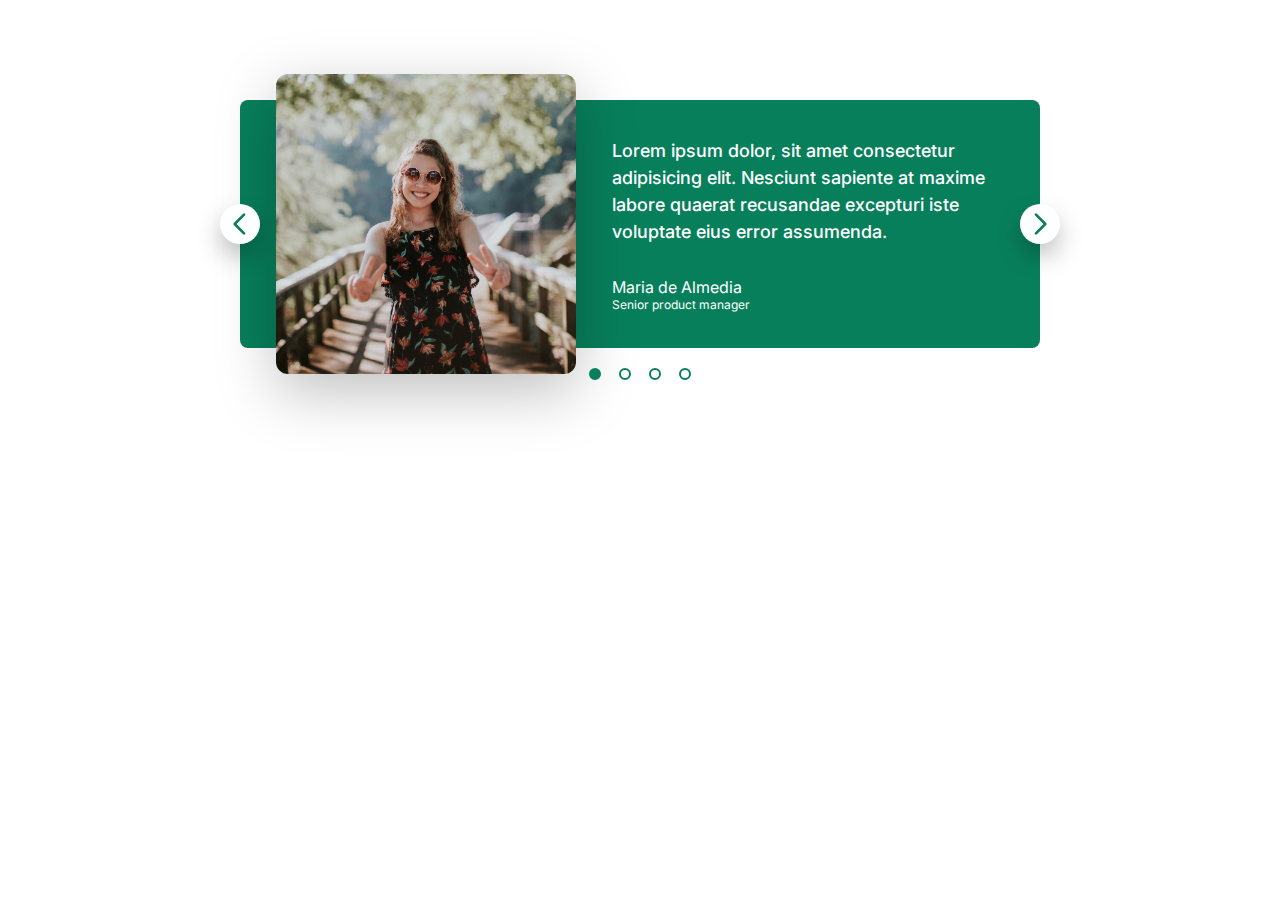
<file: starter/06-Components/02-Carousel.html>
<!DOCTYPE html>
<html lang="en">
  <head>
    <meta charset="UTF-8" />
    <meta http-equiv="X-UA-Compatible" content="IE=edge" />
    <meta name="viewport" content="width=device-width, initial-scale=1.0" />
    <link
      href="https://fonts.googleapis.com/css2?family=Inter:wght@400;500;700&display=swap"
      rel="stylesheet"
    />
    <title>Carousel Component</title>
    <style>
      /*
            SPACING SYSTEM (px)
            2 / 4 / 8 / 12 / 16 / 24 / 32 / 48 / 64 / 80 / 96 / 128
            FONT SIZE SYSTEM (px)
            10 / 12 / 14 / 16 / 18 / 20 / 24 / 30 / 36 / 44 / 52 / 62 / 74 / 86 / 98
        */

      /*
            MAIN COLOR: #087f5b
            GREY COLOR: #343a40
        */

      * {
        margin: 0;
        padding: 0;
        box-sizing: border-box;
      }

      body {
        font-family: "Inter", sans-serif;
        color: #343a40;
      }
      img {
        height: 200px;
        border-radius: 8px;
        transform: scale(1.5);
        box-shadow: 0 12px 40px rgba(0, 0, 0, 0.25);
      }
      .carousel {
        background-color: #087f5b;
        width: 800px;
        margin: 100px auto;
        color: white;
        border-radius: 8px;
        padding: 24px;
        padding-left: 86px;
        padding-right: 48px;
        display: flex;
        align-items: center;
        gap: 86px;

        position: relative;
      }

      .btn {
        background-color: white;
        height: 40px;
        width: 40px;
        border: none;
        border-radius: 500px;
        position: absolute;
        display: flex;
        align-items: center;
        justify-content: center;
        top: 50%;

        box-shadow: 0 12px 24px rgba(0, 0, 0, 0.25);
      }
      .btn-icon {
        height: 32px;
        stroke: #087f5b;
      }
      .btn--left {
        left: 0;
        transform: translate(-50%, -50%);
      }
      .btn--right {
        right: 0;
        transform: translate(50%, -50%);
      }
      button:hover {
        cursor: pointer;
      }
      .testimonial-text {
        font-size: 18px;
        font-weight: 500;
        line-height: 1.5;
        margin-bottom: 32px;
      }
      .testimonial-author {
        font-size: 14px;
      }
      .author-job {
        font-size: 12px;
      }

      .dots {
        position: absolute;
        left: 50%;
        bottom: 0;
        transform: translate(-50%, 32px);

        display: flex;
        gap: 18px;
      }
      .dot {
        height: 12px;
        width: 12px;
        border: 2px solid #087f5b;
        background-color: #fff;
        border-radius: 50%;
      }
      .dot--fill {
        background-color: #087f5b;
      }
    </style>
  </head>
  <body>
    <div class="carousel">
      <img src="maria.jpg" alt="maria photo" />
      <blockquote class="testimonial">
        <p class="testimonial-text">
          Lorem ipsum dolor, sit amet consectetur adipisicing elit. Nesciunt
          sapiente at maxime labore quaerat recusandae excepturi iste voluptate
          eius error assumenda.
        </p>
        <p calss="testimonial-author">Maria de Almedia</p>
        <p class="author-job">Senior product manager</p>
      </blockquote>
      <button class="btn btn--left">
        <svg
          xmlns="http://www.w3.org/2000/svg"
          class="btn-icon"
          fill="none"
          viewBox="0 0 24 24"
          stroke="currentColor"
        >
          <path
            stroke-linecap="round"
            stroke-linejoin="round"
            stroke-width="2"
            d="M15 19l-7-7 7-7"
          />
        </svg>
      </button>
      <button class="btn btn--right">
        <svg
          xmlns="http://www.w3.org/2000/svg"
          class="btn-icon"
          fill="none"
          viewBox="0 0 24 24"
          stroke="currentColor"
        >
          <path
            stroke-linecap="round"
            stroke-linejoin="round"
            stroke-width="2"
            d="M9 5l7 7-7 7"
          />
        </svg>
      </button>
      <div class="dots">
        <button class="dot dot--fill">&nbsp;</button>
        <button class="dot">&nbsp;</button>
        <button class="dot">&nbsp;</button>
        <button class="dot">&nbsp;</button>
      </div>
    </div>
  </body>
</html>
</file>
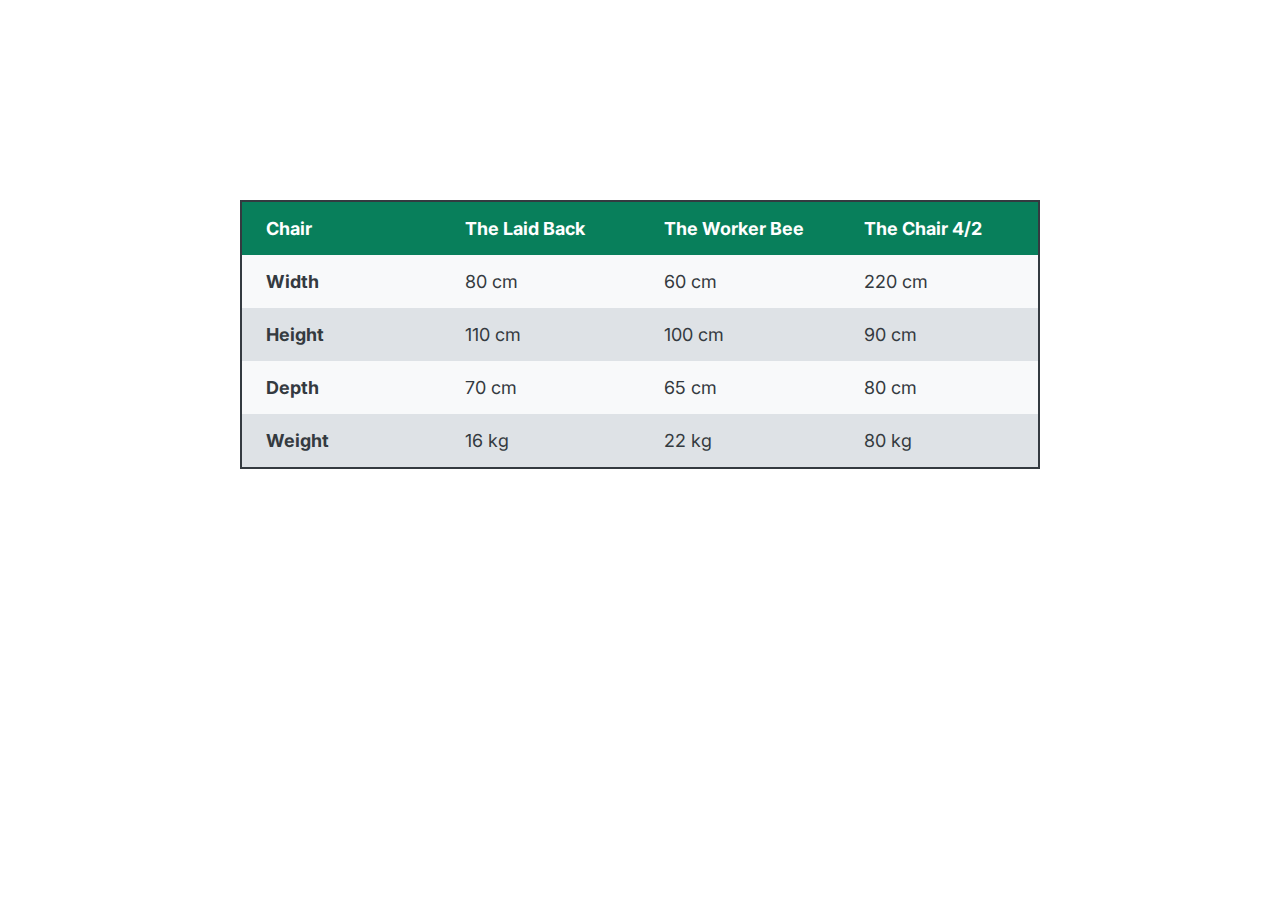
<file: starter/06-Components/03-table.html>
<!DOCTYPE html>
<html lang="en">
  <head>
    <meta charset="UTF-8" />
    <meta http-equiv="X-UA-Compatible" content="IE=edge" />
    <meta name="viewport" content="width=device-width, initial-scale=1.0" />
    <link
      href="https://fonts.googleapis.com/css2?family=Inter:wght@400;500;700&display=swap"
      rel="stylesheet"
    />
    <title>Carousel Component</title>
    <style>
      /*
            SPACING SYSTEM (px)
            2 / 4 / 8 / 12 / 16 / 24 / 32 / 48 / 64 / 80 / 96 / 128
            FONT SIZE SYSTEM (px)
            10 / 12 / 14 / 16 / 18 / 20 / 24 / 30 / 36 / 44 / 52 / 62 / 74 / 86 / 98
        */

      /*
            MAIN COLOR: #087f5b
            GREY COLOR: #343a40
        */

      * {
        margin: 0;
        padding: 0;
        box-sizing: border-box;
      }

      body {
        font-family: "Inter", sans-serif;
        color: #343a40;
        display: flex;
        justify-content: center;
      }
      table {
        font-size: 18px;
        width: 800px;
        margin-top: 200px;
        border: 2px solid #343a40;
        border-collapse: collapse;
      }
      td,
      th {
        /* border: 2px solid #343a40; */
        padding: 16px 24px;
        text-align: left;
      }
      thead th {
        background-color: #087f5b;
        color: #fff;
        width: 25%;
      }
      tbody tr:nth-child(odd) {
        background-color: #f8f9fa;
      }
      tbody tr:nth-child(even) {
        background-color: #dee2e6;
      }
    </style>
  </head>
  <body>
    <table>
      <thead>
        <tr>
          <th>Chair</th>
          <th>The Laid Back</th>
          <th>The Worker Bee</th>
          <th>The Chair 4/2</th>
        </tr>
      </thead>
      <tbody>
        <tr>
          <th>Width</th>
          <td>80 cm</td>
          <td>60 cm</td>
          <td>220 cm</td>
        </tr>
        <tr>
          <th>Height</th>
          <td>110 cm</td>
          <td>100 cm</td>
          <td>90 cm</td>
        </tr>
        <tr>
          <th>Depth</th>
          <td>70 cm</td>
          <td>65 cm</td>
          <td>80 cm</td>
        </tr>
        <tr>
          <th>Weight</th>
          <td>16 kg</td>
          <td>22 kg</td>
          <td>80 kg</td>
        </tr>
      </tbody>
    </table>
  </body>
</html>
</file>
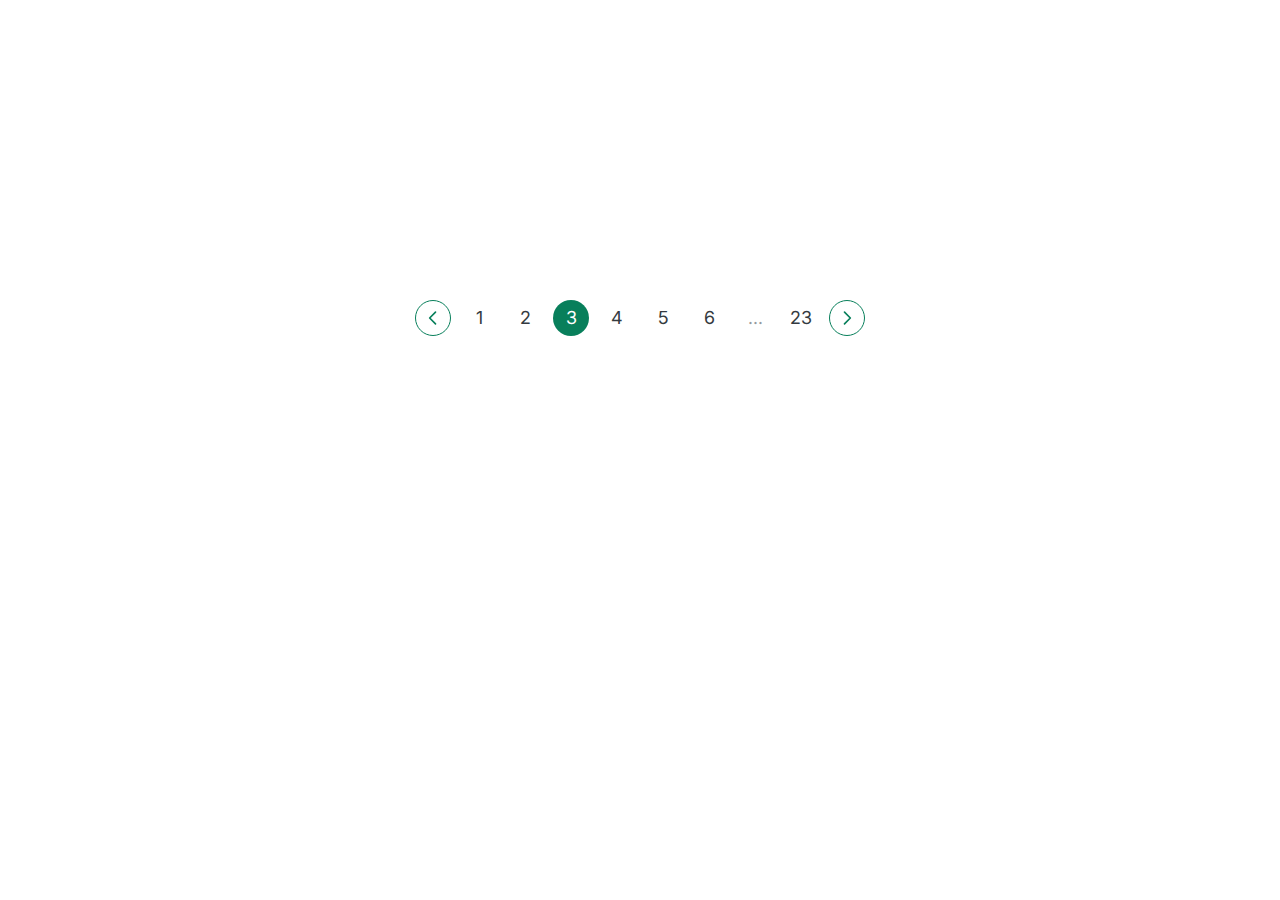
<file: starter/06-Components/04-Pagination.html>
<!DOCTYPE html>
<html lang="en">
  <head>
    <meta charset="UTF-8" />
    <meta http-equiv="X-UA-Compatible" content="IE=edge" />
    <meta name="viewport" content="width=device-width, initial-scale=1.0" />
    <link
      href="https://fonts.googleapis.com/css2?family=Inter:wght@400;500;700&display=swap"
      rel="stylesheet"
    />
    <title>Carousel Component</title>
    <style>
      /*
            SPACING SYSTEM (px)
            2 / 4 / 8 / 12 / 16 / 24 / 32 / 48 / 64 / 80 / 96 / 128
            FONT SIZE SYSTEM (px)
            10 / 12 / 14 / 16 / 18 / 20 / 24 / 30 / 36 / 44 / 52 / 62 / 74 / 86 / 98
        */

      /*
            MAIN COLOR: #087f5b
            GREY COLOR: #343a40
        */

      * {
        margin: 0;
        padding: 0;
        box-sizing: border-box;
      }

      body {
        font-family: "Inter", sans-serif;
        color: #343a40;
        display: flex;
        justify-content: center;
      }
      .pagination {
        display: flex;
        gap: 10px;
        margin-top: 300px;
      }
      .btn {
        height: 36px;
        width: 36px;
        background: none;
        border: 1px solid #087f5b;
        border-radius: 50%;
        padding: 7px;
      }
      .btn:hover {
        background-color: #087f5b;
        cursor: pointer;
      }
      .btn:hover .icons {
        stroke: #fff;
      }
      .icons {
        stroke: #087f5b;
      }
      .links {
        display: flex;
        gap: 10px;
      }
      .page-link:link,
      .page-link:visited {
        height: 36px;
        width: 36px;
        text-decoration: none;
        color: #343a40;
        font-size: 18px;
        display: flex;
        justify-content: center;
        padding: 7px;
      }
      .page-link:hover,
      .page-link:active,
      .page-link.page-link--current {
        /*End Class Selector */
        background-color: #087f5b;
        color: #fff;
        border-radius: 50%;
      }
      span {
        color: #94999e;
        height: 36px;
        width: 36px;
        font-size: 18px;
        display: flex;
        justify-content: center;
        padding: 7px;
      }
    </style>
  </head>
  <body>
    <div class="pagination">
      <button class="btn">
        <svg
          xmlns="http://www.w3.org/2000/svg"
          class="icons"
          fill="none"
          viewBox="0 0 24 24"
          stroke="currentColor"
        >
          <path
            stroke-linecap="round"
            stroke-linejoin="round"
            stroke-width="2"
            d="M15 19l-7-7 7-7"
          />
        </svg>
      </button>
      <div class="links">
        <a href="#" class="page-link">1</a>
        <a href="#" class="page-link">2</a>
        <a href="#" class="page-link page-link--current">3</a>
        <a href="#" class="page-link">4</a>
        <a href="#" class="page-link">5</a>
        <a href="#" class="page-link">6</a>
        <span>...</span>
        <a href="#" class="page-link">23</a>
      </div>

      <button class="btn">
        <svg
          xmlns="http://www.w3.org/2000/svg"
          class="icons"
          fill="none"
          viewBox="0 0 24 24"
          stroke="currentColor"
        >
          <path
            stroke-linecap="round"
            stroke-linejoin="round"
            stroke-width="2"
            d="M9 5l7 7-7 7"
          />
        </svg>
      </button>
    </div>
  </body>
</html>
</file>
<file: starter/04-CSS-Layouts/style.css>
* {
  /* border-top: 10px solid #1098ad; */
  margin: 0;
  padding: 0;
}

/* PAGE SECTIONS */
body {
  color: #444;
  font-family: sans-serif;

  border-top: 10px solid #1098ad;
  position: relative;
}

.container {
  width: 800px;
  /* margin-left: auto;
  margin-right: auto; */
  margin: 0 auto;
}

.main-header {
  background-color: #f7f7f7;
  /* padding: 20px;
  padding-left: 40px;
  padding-right: 40px; */
  padding: 20px 40px;
  margin-bottom: 60px;
  /* height: 80px; */
}

nav {
  font-size: 18px;
  /* text-align: center; */
}

article {
  margin-bottom: 60px;
}

.post-header {
  margin-bottom: 40px;
  /* position: relative; */
}

aside {
  background-color: #f7f7f7;
  border-top: 5px solid #1098ad;
  border-bottom: 5px solid #1098ad;
  /* padding-top: 50px;
  padding-bottom: 50px; */
  padding: 50px 0;
  width: 500px;
}

/* SMALLER ELEMENTS */
h1,
h2,
h3 {
  color: #1098ad;
}

h1 {
  font-size: 26px;
  text-transform: uppercase;
  font-style: italic;
}

h2 {
  font-size: 40px;
  margin-bottom: 30px;
}

h3 {
  font-size: 30px;
  margin-bottom: 20px;
  margin-top: 40px;
}

h4 {
  font-size: 20px;
  text-transform: uppercase;
  text-align: center;
}

p {
  font-size: 22px;
  line-height: 1.5;
  margin-bottom: 15px;
}

ul,
ol {
  margin-left: 50px;
  margin-bottom: 20px;
}

li {
  font-size: 20px;
  margin-bottom: 10px;
  /* display: inline; */
}

li:last-child {
  margin-bottom: 0;
}

/* footer p {
  font-size: 16px;
} */

/* article header p {
  font-style: italic;
} */

#author {
  font-style: italic;
  font-size: 18px;
}

#copyright {
  font-size: 16px;
}

.related-author {
  font-size: 18px;
  font-weight: bold;
}

/* ul {
  list-style: none;
} */

.related {
  list-style: none;
}

body {
  /* background-color: orangered; */
}

/* .first-li {
  font-weight: bold;
} */

li:first-child {
  font-weight: bold;
}

li:last-child {
  font-style: italic;
}

li:nth-child(even) {
  /* color: red; */
}

/* Misconception: this won't work! */
article p:first-child {
  color: red;
}

/* Styling links */
a:link {
  color: #1098ad;
  text-decoration: none;
}

a:visited {
  /* color: #777; */
  color: #1098ad;
}

a:hover {
  color: orangered;
  font-weight: bold;
  text-decoration: underline orangered;
}

a:active {
  background-color: black;
  font-style: italic;
}
/* LVHA */

.post-img {
  width: 100%;
  height: auto;
}

nav a:link {
  /* background-color: orangered;
  margin: 20px;
  padding: 20px;

  display: block; */

  margin-right: 30px;
  margin-top: 10px;
  display: inline-block;
}

nav a:link:last-child {
  margin-right: 0;
}

button {
  font-size: 22px;
  padding: 20px;
  cursor: pointer;

  position: absolute;
  /* top: 50px;
  left: 50px; */
  bottom: 50px;
  right: 50px;
}

h1::first-letter {
  font-style: normal;
  margin-right: 5px;
}

h3 + p::first-line {
  /* color: red; */
}

h2 {
  /* background-color: orange; */
  position: relative;
}

h2::before {
  content: "TOP";
  background-color: #ffe70e;
  color: #444;
  font-size: 16px;
  font-weight: bold;
  display: inline-block;
  padding: 5px 10px;
  position: absolute;
  top: -10px;
  right: -25px;
}

/* Resolving conflicts */
/* #copyright {
  color: red;
}

.copyright {
  color: blue;
}

.text {
  color: yellow;
}

footer p {
  color: green !important;
} */

/* nav a:link,
nav p {
  font-size: 18px;
} */
</file>
<file: starter/05-Design/style.css>
/*
SPACING SYSTEM (px)
2 / 4 / 8 / 12 / 16 / 24 / 32 / 48 / 64 / 80 / 96 / 128

FONT SIZE SYSTEM (px)
10 / 12 / 14 / 16 / 18 / 20 / 24 / 30 / 36 / 44 / 52 / 62 / 74 / 86 / 98
*/

* {
  margin: 0px;
  padding: 0;
  box-sizing: border-box;
}

/* ------------------------ */
/* GENERAL STYLES */
/* ------------------------ */
body {
  font-family: "Inter", sans-serif;
  color: #343a40;
  border-bottom: 8px solid #087f5b;
}

.container {
  width: 960px;
  margin: 0 auto;
}

header,
section {
  margin-bottom: 96px;
}

h2 {
  margin-bottom: 48px;
  font-size: 34px;
  letter-spacing: -1px;
}

.grid-3-cols {
  display: grid;
  grid-template-columns: repeat(3, 1fr);
  column-gap: 80px;
}

.btn:link,
.btn:visited {
  background-color: #087f5b;
  color: #fff;
  text-decoration: none;
  text-transform: uppercase;
  font-weight: 500;
  display: inline-block;
  border-radius: 100px;
}
.btn:hover,
.btn:active {
  background-color: #099268;
}
.btn--big {
  font-size: 18px;
  padding: 16px 32px;
}
.btn--small {
  font-size: 14px;
  padding: 8px 12px;
}
/* ------------------------ */
/* COMPONENT STYLES */
/* ------------------------ */

/* HEADER */
header {
  display: grid;
  grid-template-columns: repeat(2, 1fr);
  column-gap: 80px;
  margin-top: 64px;
}

.header-text-box {
  align-self: center;
}

h1 {
  margin-bottom: 32px;
  font-size: 44px;
  line-height: 1.1;
  letter-spacing: -1px;
}

.header-text {
  margin-bottom: 24px;
  font-size: 18px;
  line-height: 1.7;
}

img {
  width: 100%;
  border-radius: 12px;
}

/* FEATURES */
.features-icon {
  stroke: #087f5b;
  width: 32px;
  height: 32px;
  margin-bottom: 24px;
}

.features-title {
  margin-bottom: 16px;
  font-size: 20px;
}

.features-text {
  font-size: 18px;
  line-height: 1.7;
}

/* TESTIMONIAL */
.testimonial-section {
  color: white;
  background-color: #087f5b;
  padding: 24px;
  border-radius: 12px;
}

.testimonial-box {
  grid-column: 2 / -1;
  align-self: center;
}

.testimonial-box h2 {
  margin-bottom: 24px;
  font-size: 26px;
}

.testimonial-text {
  font-style: italic;
  margin-bottom: 24px;
  font-size: 18px;
  line-height: 1.7;
}

/* CHAIRS */
.chair {
  box-shadow: 0 20px 30px 0px rgba(12, 12, 12, 0.1);
  border-radius: 12px;
}

.chair img {
  border-bottom-left-radius: 0;
  border-bottom-right-radius: 0;
}
.chair-box {
  padding: 32px;
}

h3 {
  margin-bottom: 24px;
}

.chair-details {
  list-style: none;
  margin-bottom: 48px;
}

.chair-details li {
  display: flex;
  align-items: center;
  gap: 12px;
  margin-bottom: 16px;
}

.chair-details li:last-child {
  margin-bottom: 0;
}

.chair-icon {
  stroke: #087f5b;
  width: 24px;
  height: 24px;
}

.chair-price {
  display: flex;
  justify-content: space-between;
  align-items: center;
  font-size: 20px;
}

footer {
  margin-bottom: 48px;
  font-size: 14px;
}
</file>
